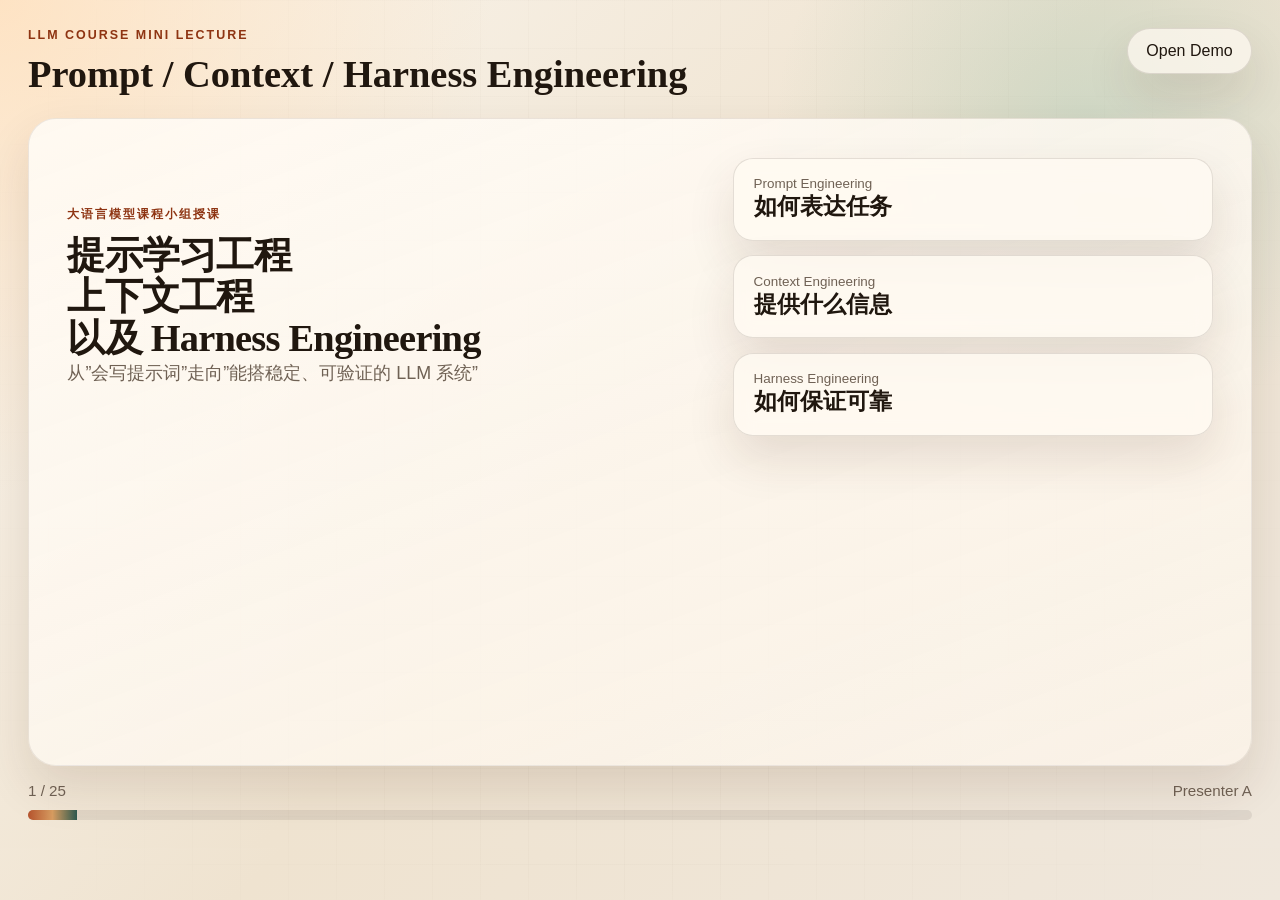
<file: index.html>
<!DOCTYPE html>
<html lang="zh-CN">
  <head>
    <meta charset="UTF-8" />
    <meta name="viewport" content="width=device-width, initial-scale=1.0" />
    <title>Prompt / Context / Harness Engineering</title>
    <link
      rel="icon"
      href="data:image/svg+xml,%3Csvg xmlns='http://www.w3.org/2000/svg' viewBox='0 0 64 64'%3E%3Crect width='64' height='64' rx='12' fill='%23b6542e'/%3E%3Cpath d='M18 24h28v6H18zm0 10h20v6H18zm0 10h14v6H18z' fill='%23fffaf5'/%3E%3C/svg%3E"
    />
    <link rel="stylesheet" href="styles.css" />
  </head>
  <body class="deck-body">
    <div class="deck-shell">
      <header class="deck-topbar">
        <div>
          <p class="eyebrow">LLM Course Mini Lecture</p>
          <h1 id="deck-title">Prompt / Context / Harness Engineering</h1>
        </div>
        <a class="demo-link" href="demo.html">Open Demo</a>
      </header>

      <main class="deck" id="deck">
        <section class="slide is-active" data-title="封面" data-presenter="A">
          <div class="slide-grid slide-grid-cover">
            <div>
              <p class="eyebrow">大语言模型课程小组授课</p>
              <h2>提示学习工程<br />上下文工程<br />以及 Harness Engineering</h2>
              <p class="lead">
                从”会写提示词”走向”能搭稳定、可验证的 LLM 系统”
              </p>
            </div>
            <div class="cover-panel">
              <div class="metric-card">
                <span>Prompt Engineering</span>
                <strong>如何表达任务</strong>
              </div>
              <div class="metric-card">
                <span>Context Engineering</span>
                <strong>提供什么信息</strong>
              </div>
              <div class="metric-card">
                <span>Harness Engineering</span>
                <strong>如何保证可靠</strong>
              </div>
            </div>
          </div>
        </section>

        <section class="slide" data-title="为什么不只讲 Prompt" data-presenter="A">
          <div class="slide-grid">
            <div>
              <p class="eyebrow">Problem Shift</p>
              <h2>真实系统的失败点，往往不在一句提示词里</h2>
            </div>
            <div class="card-stack">
              <article class="content-card">
                <h3>只会“改提示词”不够</h3>
                <ul>
                  <li>回答看似流畅，但不引用课程资料</li>
                  <li>同一问题多次提问，输出风格和质量漂移</li>
                  <li>换一个任务后，之前的调优经验很难复用</li>
                </ul>
              </article>
              <article class="content-card accent-card">
                <h3>工程视角要处理三层问题</h3>
                <ul>
                  <li><strong>Prompt</strong>：怎么说，模型更容易按要求答</li>
                  <li><strong>Context</strong>：给什么信息，模型才有依据</li>
                  <li><strong>Harness</strong>：怎么比较、评测、复现实验</li>
                </ul>
              </article>
            </div>
          </div>
        </section>

        <section class="slide" data-title="节奏与分工" data-presenter="A">
          <p class="eyebrow">Flow</p>
          <h2>课程结构</h2>
          <div class="timeline-grid">
            <article class="timeline-card">
              <span class="badge">A</span>
              <h3>Prompt Engineering</h3>
              <p>定义、基本技巧、正反案例</p>
              <strong>10 min</strong>
            </article>
            <article class="timeline-card">
              <span class="badge">B</span>
              <h3>Context Engineering</h3>
              <p>检索、状态、长上下文、信息编排</p>
              <strong>10 min</strong>
            </article>
            <article class="timeline-card">
              <span class="badge">C</span>
              <h3>Harness Engineering</h3>
              <p>实验面板、回归样例、轻量工作流</p>
              <strong>8 min</strong>
            </article>
            <article class="timeline-card">
              <span class="badge">D</span>
              <h3>Demo + Wrap-up</h3>
              <p>三段穿插演示、整合方法论</p>
              <strong>12 min</strong>
            </article>
          </div>
        </section>

        <section class="slide" data-title="Prompt 是什么" data-presenter="A">
          <div class="slide-grid">
            <div>
              <p class="eyebrow">Section 1</p>
              <h2>Prompt Engineering</h2>
              <p class="lead">
                目标不是”写花哨提示词”，而是<strong>精确描述任务（Specification）</strong>——缩小模型的输出空间，使它只能朝你要的方向走。
              </p>
            </div>
            <div class="card-stack">
              <article class="content-card">
                <h3>同一个任务，两种表述</h3>
                <ul>
                  <li>模糊：”做一个好用的登录页”</li>
                  <li>精确：”做登录页：含邮箱框和密码框，失败三次锁定，成功后跳转 /dashboard”</li>
                </ul>
                <p>给的信息越模糊，模型猜的方向就越多，输出质量的方差就越大。</p>
              </article>
              <article class="content-card accent-card">
                <h3>Golden Rule</h3>
                <p>"Show your prompt to a colleague with minimal context on the task and ask them to follow it. <strong>If they'd be confused, Claude will be too.</strong>"</p>
              </article>
            </div>
          </div>
        </section>

        <section class="slide" data-title="四个设计维度" data-presenter="A">
          <p class="eyebrow">Four Dimensions</p>
          <h2>Prompt 设计的四个核心维度</h2>
          <div class="relationship-grid">
            <article class="content-card">
              <h3>任务说明</h3>
              <p>角色、边界与拒答规则——定义模型"能做什么、不能做什么"。</p>
            </article>
            <article class="content-card accent-card">
              <h3>推理引导</h3>
              <p>让模型把思考过程显式化，避免在多步推导上直接跳步出错。</p>
            </article>
            <article class="content-card">
              <h3>格式控制</h3>
              <p>正向描述输出结构——字段、长度、是否使用 Markdown。</p>
            </article>
            <article class="content-card accent-card">
              <h3>示例设计</h3>
              <p>Zero-shot 到 CoT Few-shot——用示例展示期望行为，而不只是描述。</p>
            </article>
          </div>
        </section>

        <section class="slide" data-title="维度一：任务说明" data-presenter="A">
          <p class="eyebrow">Dimension 1 — Task</p>
          <h2>任务说明：告诉模型做什么、不做什么、边界在哪</h2>
          <div class="card-stack">
            <article class="content-card">
              <h3>角色定义</h3>
              <p>限制语气、视角和知识边界。</p>
              <p><em>✗ "你是一个助手，回答用户的问题"</em></p>
              <p><em>✓ "你是课程助教，面向本科生，不假设研究背景，用类比帮助理解"</em></p>
            </article>
            <article class="content-card">
              <h3>任务边界</h3>
              <p>要做什么，更重要的是<strong>不要做什么</strong>——没有约束，模型会热情地回答一切。</p>
              <p><em>✗ "帮用户解答所有问题"</em></p>
              <p><em>✓ "只回答课程相关问题，其他问题一律说超出范围"</em></p>
            </article>
            <article class="content-card accent-card">
              <h3>拒答规则</h3>
              <p>没有把握时说不确定，比让模型硬答再产生幻觉要好得多。</p>
              <p><em>✗ （不写拒答规则，让模型自由发挥）</em></p>
              <p><em>✓ "资料没有覆盖时，明确说不确定，不要猜测或编造"</em></p>
            </article>
          </div>
        </section>

        <section class="slide" data-title="维度二：推理引导" data-presenter="A">
          <div class="slide-grid">
            <div>
              <p class="eyebrow">Dimension 2 — Reasoning</p>
              <h2>推理引导：给模型一张草稿纸</h2>
              <p class="lead">
                LLM 生成每个词时只能看到已生成的内容。不给它"打草稿"的空间，它会跳步——答案听起来很有信心，但中间推理可能出错。
              </p>
            </div>
            <div class="card-stack">
              <article class="content-card">
                <h3>思维链（Chain of Thought）</h3>
                <p>要求模型"先列步骤再给结论"——强制把中间推理写出来，每一步都可以被后续步骤检验。</p>
              </article>
              <article class="content-card accent-card">
                <h3>对比：加不加推理引导</h3>
                <p><em>✗ "小张比小李大 2 岁，小李比小王小 3 岁，小王 25 岁，小张多大？"</em></p>
                <p><em>✓ "请先逐步写出每人的年龄关系，再给出答案。（同上题）"</em></p>
                <p>加了引导后模型必须写出：小王 25 → 小李 22 → 小张 24，每步可验。</p>
              </article>
            </div>
          </div>
        </section>

        <section class="slide" data-title="维度三：格式控制" data-presenter="A">
          <p class="eyebrow">Dimension 3 — Output</p>
          <h2>格式控制：直接影响工程可用性</h2>
          <div class="two-column">
            <article class="content-card">
              <h3>正向描述格式</h3>
              <p>说你<strong>想要什么</strong>，而不是不想要什么。</p>
              <p><em>✗ "不要用 markdown"</em></p>
              <p><em>✓ "用流畅的自然段落回答"</em></p>
              <p><em>✗ "不要在答案里加解释或注释"</em></p>
              <p><em>✓ "只返回有效 JSON，字段：name、score（0–100 整数）、reason（一句话）"</em></p>
            </article>
            <article class="content-card accent-card">
              <h3>格式描述不清楚时？</h3>
              <p>语言指令有时难以精确传达期望的输出形态。</p>
              <p>还有一种更直接的方式：<strong>直接给模型看一个例子。</strong></p>
              <p>这就是下一个维度——示例设计——要解决的问题。</p>
            </article>
          </div>
        </section>

        <section class="slide" data-title="示例设计" data-presenter="A">
          <p class="eyebrow">Dimension 4 — Demonstration</p>
          <h2>示例设计：用展示代替描述</h2>
          <div class="timeline-grid">
            <article class="timeline-card">
              <h3>Zero-shot</h3>
              <p>只给指令，不给例子。任务边界清晰时优先选它——token 成本最低。</p>
            </article>
            <article class="timeline-card">
              <h3>One-shot</h3>
              <p>一个完整的输入→输出例子，帮模型锚定语气、视角和细粒度格式要求。</p>
            </article>
            <article class="timeline-card">
              <h3>Few-shot</h3>
              <p>2–5 个例子，形成完整模式。适合格式复杂、风格微妙或评判标准难以用语言表达的任务。</p>
            </article>
            <article class="timeline-card">
              <h3>CoT Few-shot</h3>
              <p>例子本身包含推理过程，引导模型在新问题上也显式推理，比单纯说"请一步步思考"更可靠。</p>
            </article>
          </div>
          <div class="footer-note">
            代价：例子越多，上下文越长，token 成本越高。一个质量差的例子比没有例子更糟——会把模型锚定到错误方向。
          </div>
        </section>

        <section class="slide" data-title="Prompt 的边界" data-presenter="A">
          <div class="slide-grid">
            <div>
              <p class="eyebrow">Transition</p>
              <h2>Prompt 写好了，但还不够</h2>
              <p class="lead">
                四个维度解决的都是"怎么说"——它们无法解决"模型根本不知道"的问题。
              </p>
            </div>
            <article class="content-card accent-card">
              <h3>Prompt 解决不了的问题</h3>
              <ul>
                <li>模型只能表达训练时学到的知识</li>
                <li>它不知道你的私有资料和实时数据</li>
                <li>更好的 Prompt 只能让它"更好地不知道"</li>
              </ul>
              <p>把外部知识送进模型，是下一个问题——<strong>Context Engineering</strong>。</p>
            </article>
          </div>
        </section>

        <section class="slide" data-title="上下文工程" data-presenter="B">
          <div style="display: flex; flex-direction: column; justify-content: center; min-height: 100%;">
            <p class="eyebrow">Part 02</p>
            <h2>上下文工程：<br />把正确的知识送给模型</h2>
            <p class="lead" style="margin-top: 1rem">
              Prompt Engineering 规定模型"怎么说"；Context Engineering 决定模型"读到什么信息、按什么顺序读"。
            </p>
            <ul style="margin-top: 1.2rem">
              <li><strong>问题一</strong>：模型凭训练记忆作答，产生幻觉或使用过时数据 → RAG 检索增强</li>
              <li><strong>问题二</strong>：上下文窗口有限，不能把全部资料塞进去 → 分块 + 向量检索</li>
              <li><strong>问题三</strong>：找到了证据，放错位置模型也"看不见" → 重排序 + 关键事实前置</li>
            </ul>
          </div>
        </section>

        <section class="slide" data-title="开卷考试" data-presenter="B">
          <div class="slide-grid">
            <div>
              <p class="eyebrow">Mental Model</p>
              <h2>开卷考试：<br />上下文工程在做什么</h2>
              <p class="lead" style="margin-top: 0.9rem">
                手边一本 1000 页教科书，限时 30 秒，回答一个具体问题——你的第一个动作是什么？
              </p>
              <div class="footer-note" style="margin-top: 1.1rem">
                上下文工程不是让模型"凭空变聪明"，而是让它在回答时手边刚好有最需要的那几页资料。
              </div>
            </div>
            <div class="card-stack">
              <article class="content-card accent-card">
                <h3>你会这样做</h3>
                <ul style="margin-top: 0.5rem">
                  <li>认定几个关键词（提取 query）</li>
                  <li>翻目录定位大概章节（检索）</li>
                  <li>快速扫读定位段落（分块 + 相似度）</li>
                  <li>把最相关的页摊在眼前（放置与排序）</li>
                </ul>
              </article>
              <article class="content-card">
                <h3>对应到 LLM 系统</h3>
                <ul>
                  <li><strong>关键词提取</strong>：用户问题 → 可检索的查询指令</li>
                  <li><strong>向量检索</strong>：在知识库里找最相关段落</li>
                  <li><strong>证据注入</strong>：把最可能有用的内容放进提示词</li>
                </ul>
              </article>
            </div>
          </div>
        </section>

        <section class="slide" data-title="问题一：幻觉与过时" data-presenter="B">
          <div class="slide-grid">
            <div>
              <p class="eyebrow">Problem 01</p>
              <h2>幻觉与过时数据：<br />模型没有依据，就会"自信地编"</h2>
              <p class="lead" style="margin-top: 0.9rem">
                LLM 依赖训练数据中的统计规律填补未知——它不会说"我不确定"，而是生成一个听起来合理、但可能完全错误的答案。
              </p>
              <div class="footer-note" style="margin-top: 0.9rem">
                RAG 改变了模型的信息来源：不再依赖训练记忆，而是先检索证据，再基于证据作答。
              </div>
            </div>
            <div class="card-stack">
              <article class="content-card accent-card">
                <h3>解决方案：RAG（检索增强生成）</h3>
                <ul>
                  <li>拦截用户问题，先送入检索器</li>
                  <li>在知识库中找最相关的若干段文本</li>
                  <li>把文本片段与问题一起组装进提示</li>
                  <li>写入硬约束：<strong>仅根据提供的资料作答</strong></li>
                </ul>
              </article>
              <article class="content-card">
                <h3>最小 RAG 管道</h3>
                <ul>
                  <li><strong>User</strong> → 问题</li>
                  <li><strong>Retriever</strong> → 找证据（Top-K 段落）</li>
                  <li><strong>Prompt Assembler</strong> → 把证据放进上下文</li>
                  <li><strong>LLM</strong> → 基于证据生成答案</li>
                </ul>
              </article>
            </div>
          </div>
        </section>

        <section class="slide" data-title="RAG 示例" data-presenter="B">
          <div class="slide-grid" style="grid-template-columns: 1.2fr 1.3fr;">
            <div>
              <p class="eyebrow">Example</p>
              <h2>同一个问题：<br />无上下文 vs 注入上下文</h2>
              <p class="lead" style="margin-top: 0.9rem">
                模型不靠"自己知道"，而是先"翻到正确页"再回答。
              </p>
            </div>
            <div class="two-column">
              <article class="content-card">
                <h3>无上下文</h3>
                <pre class="result-output" style="min-height: 230px">Q：这门课的小组授课要交什么材料？

A：通常需要提交 PPT 文件、口头汇报录像，以及一份不少于 2000 字的书面报告……

（基于统计的通用答案，非本课程真实要求）</pre>
              </article>
              <article class="content-card accent-card">
                <h3>注入课程资料</h3>
                <pre class="result-output" style="min-height: 230px">[课程大纲片段]
小组授课需提交演示文稿、制作过程与分工情况，无书面报告要求。
指令：仅根据资料作答。

A：根据课程大纲，需提交演示文稿、制作过程和分工情况。</pre>
              </article>
            </div>
          </div>
        </section>

        <section class="slide" data-title="问题二：窗口与成本" data-presenter="B">
          <div class="slide-grid">
            <div>
              <p class="eyebrow">Problem 02</p>
              <h2>窗口有限、成本高：<br />不能把所有资料都塞进去</h2>
              <p class="lead" style="margin-top: 0.9rem">
                三个实际约束：① 窗口有上限　② 输入越长成本越高、延迟越长　③ 噪声过多会稀释有效证据、降低回答质量。
              </p>
            </div>
            <div class="card-stack">
              <article class="content-card accent-card">
                <h3>解决方案：分块 + 向量检索</h3>
                <ul>
                  <li>将文档切分为语义完整的<strong>小段落</strong>（chunks）</li>
                  <li>用嵌入模型把每个 chunk 转成<strong>向量</strong></li>
                  <li>查询时找向量空间中<strong>最接近</strong>的 Top-K chunk</li>
                  <li>只把 Top-K 送进上下文——不搬图书馆，只取几页</li>
                </ul>
              </article>
              <article class="content-card">
                <h3>调参要点</h3>
                <ul>
                  <li><strong>chunk 大小</strong>：太大→浪费窗口；太小→语义断裂</li>
                  <li><strong>Top-K</strong>：太多→稀释注意力；太少→证据不足</li>
                  <li>这些参数需要通过实验找到合适的平衡</li>
                </ul>
              </article>
            </div>
          </div>
        </section>

        <section class="slide" data-title="问题三：迷失在中间" data-presenter="B">
          <div class="slide-grid">
            <div>
              <p class="eyebrow">Problem 03</p>
              <h2>"迷失在中间"：<br />找到了证据，不等于模型看见了</h2>
              <p class="lead" style="margin-top: 0.9rem">
                Stanford Liu et al. (2023) 实验：把正确答案藏在不同位置，正确率呈
                <strong>U 形分布</strong>——开头和结尾最高，中间最低。
              </p>
            </div>
            <div class="card-stack">
              <article class="content-card accent-card">
                <h3>解决方案：重排序 + 关键事实前置</h3>
                <ul>
                  <li>检索后按<strong>相关性重排序</strong>，最重要的 chunk 放首位或末位</li>
                  <li>对关键原文单独提炼成<strong>"关键事实：……"</strong>一行，放在上下文最前面</li>
                  <li>避免把最有价值的证据埋在中间长段落里</li>
                </ul>
              </article>
              <article class="content-card">
                <h3>一句话总结</h3>
                <p class="lead" style="font-size: 1.02rem">
                  “不只是找到什么，更要决定怎么摆——信息的位置决定模型是否真正'看见'它。"
                </p>
              </article>
            </div>
          </div>
        </section>

        <section class="slide" data-title="实践原则" data-presenter="B">
          <div class="slide-grid">
            <div>
              <p class="eyebrow">Principles</p>
              <h2>用好上下文工程<br />的五条原则</h2>
              <p class="lead" style="margin-top: 1rem">
                当你发现模型回答不准确，先别急着改提示词——
              </p>
              <div class="footer-note" style="margin-top: 1rem">
                先问自己：<strong>我有没有把模型需要的那一页资料，真的放到它眼前？</strong>
              </div>
            </div>
            <div class="content-card">
              <ul style="line-height: 2">
                <li><strong>把上下文理解成"证据"</strong>，不是"背景介绍"——每段内容都应和当前问题直接相关</li>
                <li><strong>相关性比完整性重要</strong>——三段高度相关的资料，强过三十段模糊相关</li>
                <li><strong>告诉模型证据边界</strong>——资料没覆盖的地方，明确要求它说"不确定"</li>
                <li><strong>记录你给了模型哪些上下文</strong>——出问题时才能复盘：没检索到、检索错、还是排布出错</li>
                <li><strong>把 Prompt 和 Context 分开设计</strong>——前者决定怎么表达，后者决定凭什么表达</li>
              </ul>
            </div>
          </div>
        </section>

        <section class="slide" data-title="Harness Engineering" data-presenter="C">
          <div class="slide-grid slide-grid-cover">
            <div>
              <p class="eyebrow">Part 03</p>
              <h2>Harness Engineering</h2>
              <p class="lead">
                Prompt 告诉模型怎么想，Context 给它知识——但谁来保证生成的结果是<strong>可靠的</strong>？
              </p>
            </div>
            <div class="cover-panel">
              <div class="metric-card">
                <span>来源</span>
                <strong>OpenAI 2026.02</strong>
              </div>
              <div class="metric-card">
                <span>博客</span>
                <strong>Harness Engineering:<br>Leveraging Codex in an Agent-First World</strong>
              </div>
              <div class="metric-card">
                <span>核心实验</span>
                <strong>Prompts 驱动 LLM 生成百万行代码，人类零手写</strong>
              </div>
            </div>
          </div>
        </section>

        <section class="slide" data-title="为什么需要 Harness" data-presenter="C">
          <div class="slide-grid">
            <div>
              <p class="eyebrow">Motivation</p>
              <h2>LLM 是一台老虎机：<br />Bug 和幻觉是数学必然</h2>
              <p class="lead" style="margin-top: 0.9rem">
                无论多先进的 LLM，都可能调用不存在的函数、生成错误接口。意图正确不等于实现正确——概率性输出必须被确定性工具校验。
              </p>
            </div>
            <div class="card-stack">
              <article class="content-card accent-card">
                <h3>从 Test-Driven 到 Agent-Agent 测试</h3>
                <ul>
                  <li><strong>Test-Driven</strong>：人类写接口 + 单元测试 → AI 填充实现</li>
                  <li>AI 生成速度远超人类编写测试的速度，模式必须演进</li>
                  <li><strong>Agent-Agent</strong>：一个 AI 写代码，另一个 AI 写测试，人类做 Supervisor</li>
                </ul>
              </article>
              <article class="content-card">
                <h3>不变的核心</h3>
                <p>利用<strong>确定性的工程工具</strong>——编译器、测试框架、代码检查——来限制、校验、纠正 AI 概率性的输出。</p>
                <p style="margin-top: 0.5rem">Harness Engineering 将这一理念从测试延拓到<strong>整个开发过程</strong>。</p>
              </article>
            </div>
          </div>
        </section>

        <section class="slide" data-title="Constraints" data-presenter="C">
          <p class="eyebrow">Pillar 1 — Constraints</p>
          <h2>约束：为 Agent 设置边界与不变量</h2>
          <div class="footer-note" style="margin-bottom: 1rem">
            "人类的注意力是最宝贵的资源。" 不要花在具体的单元测试上，而要关注：Agent 的职责、权限、接口与类型系统——boundaries / invariance in the chaos.
          </div>
          <div class="timeline-grid">
            <article class="timeline-card">
              <h3>接口优先设计</h3>
              <p>人类定义空洞的 API 端点、严谨的 Schema 和类型定义。AI 仅在这些坚固的墙壁之间填补逻辑。</p>
            </article>
            <article class="timeline-card">
              <h3>互动与权限</h3>
              <p>写代码的 Agent 和写测试的 Agent 互相不能访问对方文件——防止 AI 走"阻力最小的路径"（如修改测试而非修复代码）。</p>
            </article>
            <article class="timeline-card">
              <h3>渐进式上下文披露</h3>
              <p>每次只向 AI 提供当前微小任务所需的接口、文件摘要和类型定义。过多噪音会干扰推理——少即是多。</p>
            </article>
          </div>
        </section>

        <section class="slide" data-title="Feedback Loop" data-presenter="C">
          <div class="slide-grid">
            <div>
              <p class="eyebrow">Pillar 2 — Feedback Loop</p>
              <h2>反馈循环：<br />自动化的迭代纠错引擎</h2>
              <p class="lead" style="margin-top: 0.9rem">
                仅有约束不够——AI 不能保证一次写出正确实现。系统需要一个闭环来自动检测、反馈、重试。
              </p>
            </div>
            <div class="card-stack">
              <article class="content-card accent-card">
                <h3>闭环流程</h3>
                <ul>
                  <li><strong>生成</strong>：Agent A 生成一段代码</li>
                  <li><strong>沙盒验证</strong>：Harness 自动将代码放入隔离容器，编译并运行测试</li>
                  <li><strong>失败捕获</strong>：收集堆栈跟踪、编译器报错、日志</li>
                  <li><strong>反馈注入</strong>：将确定性错误信息作为下一次输入反馈给 Agent</li>
                  <li><strong>重新生成</strong>：Agent 基于错误信息修复逻辑</li>
                </ul>
                <p style="margin-top: 0.5rem"><strong>生成 → 编译 → 失败 → 错误反馈 → 重新生成</strong>，人类不需要审查中间损坏的代码。</p>
              </article>
              <article class="content-card">
                <h3>致命危险：反复迭代陷阱</h3>
                <p>AI 可能陷入逻辑盲区，每次尝试都让代码更糟。成熟的系统必须：</p>
                <ul>
                  <li>设置<strong>停止阈值</strong>（如连续失败 N 次）</li>
                  <li>清空被污染的上下文缓存</li>
                  <li>回滚到上一个已知完好状态</li>
                  <li>强制换思路重新开始，或引入人类参与</li>
                </ul>
              </article>
            </div>
          </div>
        </section>

        <section class="slide" data-title="Harness 总结" data-presenter="C">
          <div class="slide-grid">
            <div>
              <p class="eyebrow">Conclusion</p>
              <h2>从"我该怎么写代码"到<br />"我该怎么构建 Harness"</h2>
              <p class="lead" style="margin-top: 0.9rem">
                我们正在搭建一座桥梁：一边是 LLM 高效但充满概率的不确定世界，另一边是软件开发对确定性的追求。
              </p>
            </div>
            <div class="card-stack">
              <article class="content-card accent-card">
                <h3>核心思维转变</h3>
                <p class="lead" style="font-size: 1.02rem">
                  对于今天的开发者，真正的问题不再是"我该如何编写这段代码？"而是——<strong>"我该如何构建一个好用的 Harness，以确保 AI 能准确无误地替我写出这段代码？"</strong>
                </p>
              </article>
              <article class="content-card">
                <h3>两大支柱回顾</h3>
                <ul>
                  <li><strong>Constraints</strong>：接口优先、权限隔离、渐进式上下文——为 Agent 划定边界</li>
                  <li><strong>Feedback Loop</strong>：自动化沙盒验证 + 错误反馈注入——让 Agent 自我纠错</li>
                </ul>
                <p style="margin-top: 0.5rem">出现问题的方式是施加新的约束，而不是 "Fine, I will do it myself."</p>
              </article>
            </div>
          </div>
        </section>

        <section class="slide" data-title="三者关系" data-presenter="D">
          <p class="eyebrow">Synthesis</p>
          <h2>一张图看清 Prompt / Context / Harness 的边界</h2>
          <div class="relationship-grid">
            <article class="content-card">
              <h3>Prompt</h3>
              <p>定义单次交互的任务、角色、格式和约束。</p>
            </article>
            <article class="content-card">
              <h3>Context</h3>
              <p>组织进入模型的信息流，包括资料、状态、检索结果和对话历史。</p>
            </article>
            <article class="content-card">
              <h3>Harness</h3>
              <p>为系统提供实验面板、回归样例、模式对比和最小评测。</p>
            </article>
          </div>
          <div class="footer-note">
            关系可以理解为：<strong>Prompt 决定表达，Context 决定依据，Harness 决定迭代方式。</strong>
          </div>
        </section>

        <section class="slide" data-title="Takeaways" data-presenter="D">
          <div class="slide-grid">
            <div>
              <p class="eyebrow">Checklist</p>
              <h2>希望同学带走的 6 条实践原则</h2>
            </div>
            <div class="content-card">
              <ul class="checklist">
                <li>先写清输出结构，再追求文风和润色</li>
                <li>不给依据，就不要期待稳定高质量回答</li>
                <li>上下文越多不一定越好，相关性更重要</li>
                <li>把拒答规则写进去，比让模型硬答更可靠</li>
                <li>重要任务要有固定样例，避免优化后偷偷退化</li>
                <li>先做轻量 harness，再考虑更复杂的 agent 编排</li>
              </ul>
            </div>
          </div>
        </section>

        <section class="slide" data-title="Q&A" data-presenter="D">
          <div class="slide-grid slide-grid-cover">
            <div>
              <p class="eyebrow">Discussion</p>
              <h2>Q&amp;A</h2>
              <p class="lead">
                如果把课程问答助手继续做成产品，下一步通常是：
              </p>
              <ul>
                <li>接入检索和课程资料索引</li>
                <li>对接作业评分 rubric 与引用验证</li>
                <li>让 harness 驱动更完整的 agent workflow</li>
              </ul>
            </div>
            <div class="cover-panel">
              <div class="metric-card">
                <span>Prompt</span>
                <strong>任务表达</strong>
              </div>
              <div class="metric-card">
                <span>Context</span>
                <strong>信息编排</strong>
              </div>
              <div class="metric-card">
                <span>Harness</span>
                <strong>实验系统</strong>
              </div>
            </div>
          </div>
        </section>
      </main>

      <footer class="deck-footer">
        <div class="slide-meta">
          <span id="slide-counter">1 / 25</span>
          <span id="slide-presenter">Presenter A</span>
        </div>
        <div class="progress-track">
          <div class="progress-fill" id="progress-fill"></div>
        </div>
      </footer>
    </div>

    <script src="deck.js"></script>
  </body>
</html>
</file>
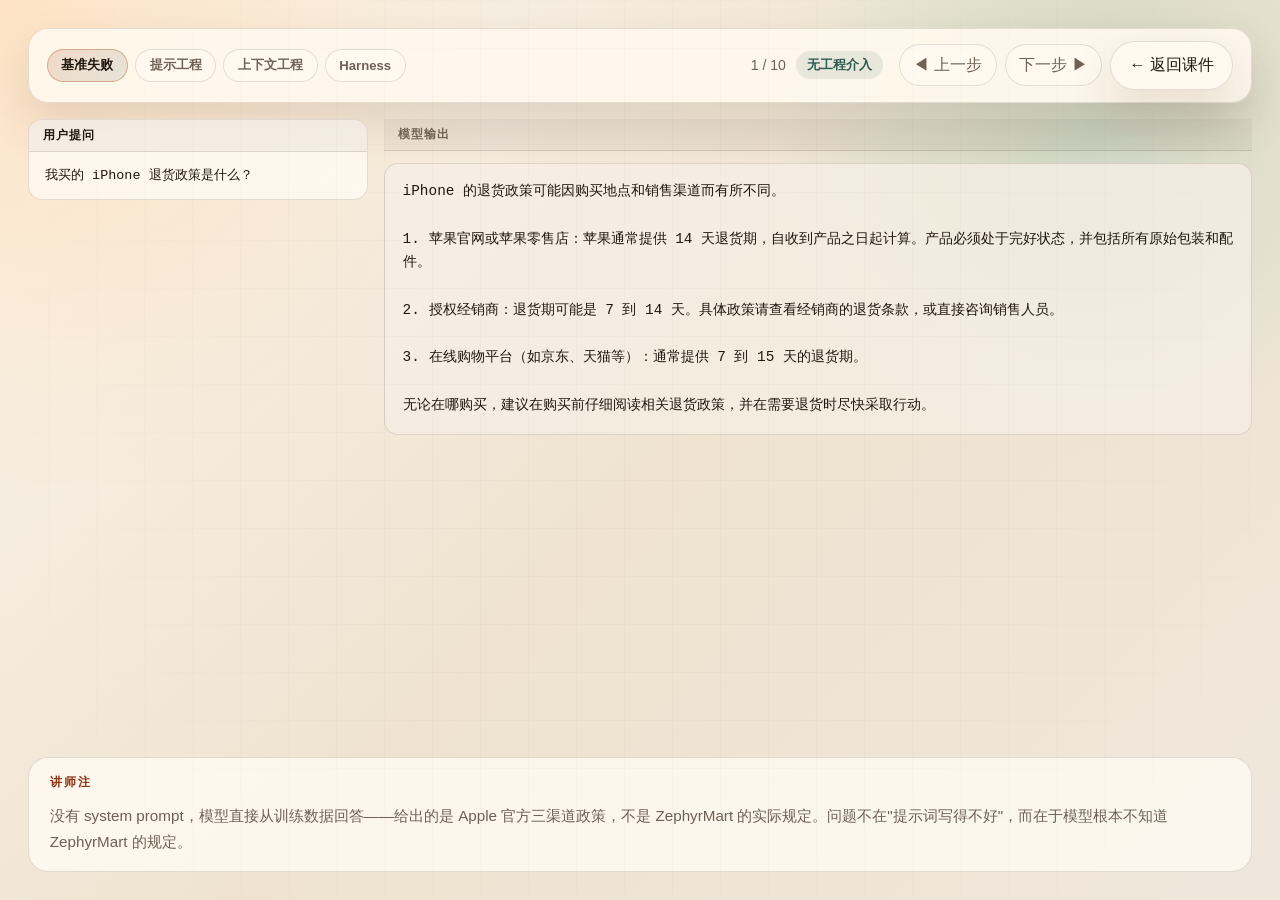
<file: demo.html>
<!DOCTYPE html>
<html lang="zh-CN">
  <head>
    <meta charset="UTF-8" />
    <meta name="viewport" content="width=device-width, initial-scale=1.0" />
    <title>ZephyrMart Demo</title>
    <link
      rel="icon"
      href="data:image/svg+xml,%3Csvg xmlns='http://www.w3.org/2000/svg' viewBox='0 0 64 64'%3E%3Crect width='64' height='64' rx='12' fill='%232d5a4f'/%3E%3Cpath d='M16 18h32v8H16zm0 14h32v8H16zm0 14h22v8H16z' fill='%23fffaf5'/%3E%3C/svg%3E"
    />
    <link rel="stylesheet" href="styles.css" />
  </head>
  <body class="demo-body">
    <div class="stepper-shell">

      <header class="stepper-topbar">
        <nav class="phase-nav" id="phase-nav" aria-label="phases"></nav>
        <div class="step-meta">
          <span class="step-counter" id="step-counter">1 / 10</span>
          <span class="step-title-tag" id="step-title-tag">无工程介入</span>
        </div>
        <div class="topbar-actions">
          <button id="prev-btn" class="ghost-button" disabled aria-label="上一步">◀ 上一步</button>
          <button id="next-btn" class="ghost-button" aria-label="下一步">下一步 ▶</button>
          <a class="demo-link" href="index.html">← 返回课件</a>
        </div>
      </header>

      <main class="stepper-main" id="step-content" aria-live="polite">
        <!-- rendered by demo.js -->
      </main>

      <footer class="stepper-footer">
        <p class="eyebrow">讲师注</p>
        <p class="teacher-note-text" id="teacher-note"></p>
      </footer>

    </div>
    <script src="demo.js"></script>
  </body>
</html>
</file>
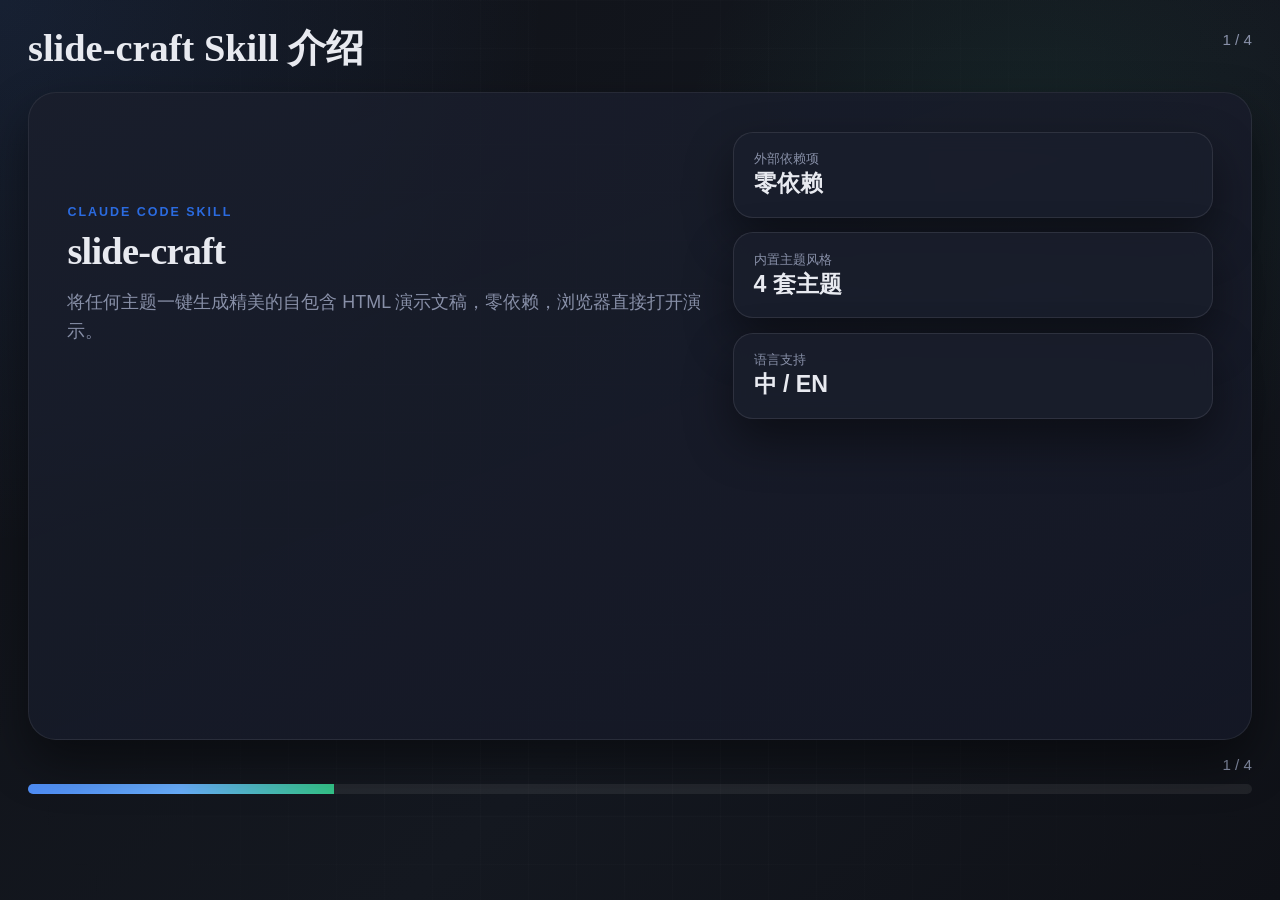
<file: slide-craft-slides.html>
<!DOCTYPE html>
<html lang="zh">
<head>
  <meta charset="UTF-8" />
  <meta name="viewport" content="width=device-width, initial-scale=1.0" />
  <title>slide-craft Skill 介绍</title>
  <style>
    /* ============================================================
       THEME TOKENS — tech
       ============================================================ */
    :root {
      --bg: #0f1117;
      --bg-strong: #1a1d27;
      --surface: rgba(26, 30, 44, 0.88);
      --surface-strong: rgba(30, 35, 52, 0.96);
      --ink: #e8eaf0;
      --muted: #8890a8;
      --accent: #4f8ef7;
      --accent-strong: #2b6be0;
      --forest: #34c78a;
      --line: rgba(232, 234, 240, 0.1);
      --shadow: 0 22px 48px rgba(0, 0, 0, 0.45);
      --radius-xl: 28px;
      --radius-lg: 20px;
      --radius-md: 14px;
      --sans: "Inter", "Segoe UI", "PingFang SC", "Hiragino Sans GB", "Noto Sans CJK SC", sans-serif;
      --serif: "Georgia", "Songti SC", serif;
    }

    /* ============================================================
       Reset & Base
       ============================================================ */
    *, *::before, *::after { box-sizing: border-box; }

    html, body {
      margin: 0;
      min-height: 100%;
      color: var(--ink);
      font-family: var(--sans);
    }

    body::before {
      content: "";
      position: fixed;
      inset: 0;
      pointer-events: none;
      background-image:
        linear-gradient(rgba(232, 234, 240, 0.02) 1px, transparent 1px),
        linear-gradient(90deg, rgba(232, 234, 240, 0.02) 1px, transparent 1px);
      background-size: 48px 48px;
      mask-image: radial-gradient(circle at center, black 40%, transparent 95%);
    }

    h1, h2, h3, p, ul { margin: 0; }
    a { color: inherit; text-decoration: none; }

    /* ============================================================
       Typography utilities
       ============================================================ */
    .eyebrow {
      margin-bottom: 0.75rem;
      color: var(--accent-strong);
      font-size: 0.78rem;
      font-weight: 700;
      letter-spacing: 0.16em;
      text-transform: uppercase;
    }

    .lead {
      color: var(--muted);
      font-size: 1.12rem;
      line-height: 1.6;
    }

    code {
      font-family: "SFMono-Regular", Consolas, "Liberation Mono", monospace;
      font-size: 0.88em;
      background: rgba(79, 142, 247, 0.12);
      color: var(--accent);
      border-radius: 4px;
      padding: 0.1em 0.35em;
    }

    /* ============================================================
       Deck shell
       ============================================================ */
    .deck-body {
      padding: 28px;
    }

    .deck-shell {
      position: relative;
      z-index: 1;
    }

    .deck-topbar {
      display: flex;
      align-items: flex-start;
      justify-content: space-between;
      gap: 1.5rem;
      margin-bottom: 1.5rem;
    }

    .deck-topbar h1 {
      font-size: clamp(2rem, 3vw, 3rem);
      font-family: var(--serif);
      line-height: 1.05;
    }

    .deck {
      position: relative;
      min-height: 72vh;
    }

    /* ============================================================
       Slides
       ============================================================ */
    .slide {
      display: none;
      min-height: 72vh;
      padding: clamp(1.6rem, 3vw, 3rem);
      border: 1px solid rgba(32, 23, 15, 0.08);
      border-radius: var(--radius-xl);
      box-shadow: var(--shadow);
      animation: slide-in 280ms ease;
    }

    .slide.is-active { display: block; }

    .slide h2 {
      font-family: var(--serif);
      font-size: clamp(2rem, 3vw, 3.6rem);
      line-height: 1.08;
      letter-spacing: -0.02em;
    }

    .slide h3 {
      margin-bottom: 0.8rem;
      font-size: 1.12rem;
    }

    .slide ul {
      padding-left: 1.15rem;
      color: var(--muted);
      line-height: 1.7;
    }

    .slide strong { color: var(--ink); }

    /* ============================================================
       Layout grids
       ============================================================ */
    .slide-grid,
    .two-column,
    .timeline-grid,
    .relationship-grid {
      display: grid;
      gap: 1.1rem;
    }

    .slide-grid {
      grid-template-columns: 1.2fr 0.9fr;
      align-items: center;
      min-height: 100%;
    }

    .slide-grid-cover {
      grid-template-columns: 1.15fr 0.85fr;
    }

    .slide-cover-center {
      display: flex;
      flex-direction: column;
      justify-content: center;
      min-height: 100%;
      max-width: 640px;
    }

    .slide-cover-center h2 {
      margin-top: 0.6rem;
      margin-bottom: 1rem;
    }

    .two-column {
      grid-template-columns: repeat(2, minmax(0, 1fr));
      align-items: stretch;
    }

    .card-stack {
      display: grid;
      gap: 1rem;
    }

    .timeline-grid {
      grid-template-columns: repeat(4, minmax(0, 1fr));
      margin-top: 1.2rem;
    }

    .relationship-grid {
      grid-template-columns: repeat(2, minmax(0, 1fr));
      margin-top: 1.4rem;
    }

    .cover-panel {
      display: grid;
      gap: 0.9rem;
    }

    /* ============================================================
       Cards
       ============================================================ */
    .content-card,
    .timeline-card,
    .metric-card {
      border: 1px solid var(--line);
      border-radius: var(--radius-lg);
      background: var(--surface);
      box-shadow: var(--shadow);
      backdrop-filter: blur(10px);
    }

    .content-card,
    .timeline-card {
      padding: 1.25rem;
    }

    .metric-card {
      padding: 1.1rem 1.2rem;
    }

    .metric-card span {
      display: block;
      color: var(--muted);
      font-size: 0.84rem;
    }

    .metric-card strong {
      font-size: 1.45rem;
    }

    .accent-card,
    .highlight-card {
      background: linear-gradient(180deg, rgba(79, 142, 247, 0.1), rgba(26, 30, 44, 0.92));
      border-color: rgba(79, 142, 247, 0.25);
    }

    .timeline-card strong {
      display: inline-block;
      margin-top: 0.9rem;
    }

    /* ============================================================
       Badge, checklist, footer note
       ============================================================ */
    .badge {
      display: inline-flex;
      align-items: center;
      justify-content: center;
      width: 38px;
      height: 38px;
      margin-bottom: 1rem;
      border-radius: 999px;
      background: rgba(79, 142, 247, 0.15);
      color: var(--accent);
      font-weight: 700;
    }

    .footer-note {
      margin-top: 1.1rem;
      color: var(--muted);
      font-size: 1.02rem;
    }

    .checklist {
      list-style: none;
      padding: 0;
    }

    .checklist li {
      position: relative;
      padding-left: 1.5rem;
      color: var(--muted);
      line-height: 1.8;
    }

    .checklist li::before {
      content: "";
      position: absolute;
      left: 0;
      top: 0.66rem;
      width: 9px;
      height: 9px;
      border-radius: 999px;
      background: linear-gradient(135deg, var(--accent), #6ab0ff);
    }

    /* ============================================================
       Progress bar
       ============================================================ */
    .deck-footer {
      margin-top: 1rem;
    }

    .slide-meta {
      display: flex;
      justify-content: space-between;
      margin-bottom: 0.65rem;
      color: var(--muted);
      font-size: 0.95rem;
    }

    .progress-track {
      height: 10px;
      border-radius: 999px;
      background: rgba(232, 234, 240, 0.08);
      overflow: hidden;
    }

    .progress-fill {
      height: 100%;
      width: 0;
      transition: width 220ms ease;
    }

    /* ============================================================
       Animation
       ============================================================ */
    @keyframes slide-in {
      from { opacity: 0; transform: translateY(12px); }
      to   { opacity: 1; transform: translateY(0); }
    }

    /* ============================================================
       Responsive
       ============================================================ */
    @media (max-width: 1100px) {
      .slide-grid,
      .slide-grid-cover,
      .two-column,
      .timeline-grid,
      .relationship-grid {
        grid-template-columns: 1fr;
      }

      .deck-body { padding: 18px; }
    }

    @media (max-width: 760px) {
      .deck-topbar {
        flex-direction: column;
        align-items: flex-start;
      }

      .slide {
        min-height: 68vh;
        padding: 1.25rem;
      }

      .slide h2 {
        font-size: clamp(1.75rem, 9vw, 2.45rem);
      }
    }

    /* ============================================================
       tech theme: body / slide / progress overrides
       ============================================================ */
    body {
      background:
        radial-gradient(circle at top left, rgba(79, 142, 247, 0.12), transparent 35%),
        radial-gradient(circle at 80% 20%, rgba(52, 199, 138, 0.08), transparent 28%),
        linear-gradient(135deg, #0f1117 0%, #141820 60%, #0f1117 100%);
    }

    .slide {
      background: linear-gradient(160deg, rgba(26, 30, 44, 0.92), rgba(20, 24, 38, 0.88));
      border-color: rgba(232, 234, 240, 0.08);
    }

    .progress-fill {
      background: linear-gradient(90deg, var(--accent), #6ab0ff, var(--forest));
    }
  </style>
</head>
<body>
  <div class="deck-body">
    <div class="deck-shell">

      <!-- Top bar: title + slide counter -->
      <header class="deck-topbar">
        <h1>slide-craft Skill 介绍</h1>
        <div style="text-align:right;flex-shrink:0">
          <div id="slide-presenter" style="font-size:0.9rem;color:var(--muted);margin-bottom:0.2rem"></div>
          <div id="slide-counter" style="font-size:0.95rem;color:var(--muted)">1 / 1</div>
        </div>
      </header>

      <!-- Slide deck -->
      <main class="deck">

        <!-- Slide 1: Cover -->
        <section class="slide is-active" data-title="slide-craft — HTML 幻灯片生成器">
          <div class="slide-grid slide-grid-cover">
            <div>
              <p class="eyebrow">Claude Code Skill</p>
              <h2>slide-craft</h2>
              <p class="lead" style="margin-top:1rem">将任何主题一键生成精美的自包含 HTML 演示文稿，零依赖，浏览器直接打开演示。</p>
            </div>
            <div class="cover-panel">
              <div class="metric-card content-card">
                <span>外部依赖项</span>
                <strong>零依赖</strong>
              </div>
              <div class="metric-card content-card">
                <span>内置主题风格</span>
                <strong>4 套主题</strong>
              </div>
              <div class="metric-card content-card">
                <span>语言支持</span>
                <strong>中 / EN</strong>
              </div>
            </div>
          </div>
          <!-- SPEAKER NOTES: 介绍 slide-craft 的定位——它是一个 Claude Code skill，用户只需描述主题，AI 就能生成完整的演示文稿 HTML 文件。 -->
        </section>

        <!-- Slide 2: timeline-grid 3×2 -->
        <section class="slide" data-title="六步工作流">
          <p class="eyebrow">工作流程</p>
          <h2>六步工作流</h2>
          <div class="timeline-grid" style="grid-template-columns:repeat(3,minmax(0,1fr));margin-top:1rem">
            <div class="timeline-card content-card">
              <div class="badge">①</div>
              <strong>Gather</strong>
              <p>从用户消息提取主题、页数、主题风格等参数，缺省时使用默认值。</p>
            </div>
            <div class="timeline-card content-card">
              <div class="badge">②</div>
              <strong>Draft Plan</strong>
              <p>生成结构化计划文件（.md），每页含布局类型、关键信息与演讲注释。</p>
            </div>
            <div class="timeline-card content-card">
              <div class="badge">③</div>
              <strong>Confirm</strong>
              <p>暂停等待用户确认，支持修改后重新确认。未经确认不生成 HTML。</p>
            </div>
            <div class="timeline-card content-card">
              <div class="badge">④</div>
              <strong>Select Theme</strong>
              <p>读取 design_tokens.md，选定匹配主题的 CSS 变量集合备用。</p>
            </div>
            <div class="timeline-card content-card">
              <div class="badge">⑤</div>
              <strong>Generate</strong>
              <p>读取 base_template + layouts + design_guidelines，逐页构建 HTML。</p>
            </div>
            <div class="timeline-card content-card accent-card">
              <div class="badge">⑥</div>
              <strong>Deliver</strong>
              <p>写入 &lt;topic-slug&gt;-slides.html，单文件自包含，浏览器直接打开。</p>
            </div>
          </div>
          <!-- SPEAKER NOTES: 重点强调 Phase 3 的"先确认再生成"机制，避免大模型直接输出用户不满意的内容。 -->
        </section>

        <!-- Slide 3: two-column -->
        <section class="slide" data-title="7 种布局 × 4 套主题">
          <p class="eyebrow">设计系统</p>
          <h2>7 种布局 × 4 套主题</h2>
          <div class="two-column" style="margin-top:1.2rem">
            <div class="content-card">
              <h3>布局库</h3>
              <ul class="checklist" style="margin-top:0.6rem">
                <li>slide-grid-cover — 封面标题页</li>
                <li>card-stack — 并列要点卡片</li>
                <li>timeline-grid — 流程 / 步骤</li>
                <li>relationship-grid — 2×2 矩阵</li>
                <li>two-column — 对比分析</li>
                <li>slide-cover-center — 章节过渡</li>
                <li>slide-grid — 文字 + 支撑卡片</li>
              </ul>
            </div>
            <div class="content-card accent-card">
              <h3>主题系统</h3>
              <ul class="checklist" style="margin-top:0.6rem">
                <li><strong>warm</strong> — 人文暖色，学术风格</li>
                <li><strong>tech</strong> — 深色科技，开发者风格</li>
                <li><strong>minimal</strong> — 商务简洁，纯白底色</li>
                <li><strong>forest</strong> — 自然森林，深绿基调</li>
              </ul>
            </div>
          </div>
          <!-- SPEAKER NOTES: 演示不同布局和主题的视觉效果对比，说明如何通过 --theme 参数切换。 -->
        </section>

        <!-- Slide 4: slide-cover-center -->
        <section class="slide" data-title="立即开始使用">
          <div class="slide-cover-center">
            <p class="eyebrow">快速上手</p>
            <h2>立即开始使用</h2>
            <p class="lead">安装 plugin 后，在 Claude Code 中输入 <code>/slide-craft</code> 命令即可启动。</p>
            <ul class="checklist" style="margin-top:1.4rem">
              <li>将 skill 文件放入 <code>~/.claude/plugins/slide-craft/skills/slide-craft/</code></li>
              <li>调用：<code>/slide-craft [主题] [--pages N] [--theme warm|tech|minimal|forest]</code></li>
              <li>输出：当前目录下的 <code>&lt;topic-slug&gt;-slides.html</code>，浏览器直接打开演示</li>
            </ul>
          </div>
          <!-- SPEAKER NOTES: 结尾鼓励用户动手尝试，强调零依赖的便捷性。 -->
        </section>

      </main>

      <!-- Progress bar -->
      <footer class="deck-footer">
        <div class="slide-meta">
          <span></span>
          <span id="slide-counter-footer"></span>
        </div>
        <div class="progress-track">
          <div class="progress-fill" id="progress-fill"></div>
        </div>
      </footer>

    </div>
  </div>

  <script>
    (function () {
      const slides = Array.from(document.querySelectorAll(".slide"));
      const counter = document.getElementById("slide-counter");
      const counterFooter = document.getElementById("slide-counter-footer");
      const presenter = document.getElementById("slide-presenter");
      const progressFill = document.getElementById("progress-fill");
      let currentIndex = 0;

      function renderSlide(index) {
        currentIndex = Math.max(0, Math.min(index, slides.length - 1));
        slides.forEach(function (slide, i) {
          slide.classList.toggle("is-active", i === currentIndex);
        });
        var active = slides[currentIndex];
        var presenterLabel = active.dataset.presenter || "";
        var title = active.dataset.title || document.title;
        var progress = ((currentIndex + 1) / slides.length) * 100;
        document.title = title;
        var pos = (currentIndex + 1) + " / " + slides.length;
        counter.textContent = pos;
        if (counterFooter) counterFooter.textContent = pos;
        presenter.textContent = presenterLabel ? "Presenter " + presenterLabel : "";
        progressFill.style.width = progress + "%";
        window.location.hash = "slide-" + (currentIndex + 1);
      }

      function goNext() { renderSlide(currentIndex + 1); }
      function goPrev() { renderSlide(currentIndex - 1); }

      document.addEventListener("keydown", function (e) {
        if (["ArrowRight", "PageDown", " "].includes(e.key)) { e.preventDefault(); goNext(); }
        if (["ArrowLeft", "PageUp"].includes(e.key)) { e.preventDefault(); goPrev(); }
        if (e.key === "Home") renderSlide(0);
        if (e.key === "End") renderSlide(slides.length - 1);
      });

      window.addEventListener("click", function (e) {
        if (e.target.closest("a, button")) return;
        goNext();
      });

      (function initFromHash() {
        var match = window.location.hash.match(/slide-(\d+)/);
        renderSlide(match ? Number(match[1]) - 1 : 0);
      }());
    }());
  </script>
</body>
</html>
</file>
<file: styles.css>
:root {
  --bg: #f4efe5;
  --bg-strong: #e5d6bf;
  --surface: rgba(255, 250, 242, 0.82);
  --surface-strong: rgba(255, 248, 236, 0.94);
  --ink: #20170f;
  --muted: #6f6154;
  --accent: #b6542e;
  --accent-strong: #8e3412;
  --forest: #2d5a4f;
  --line: rgba(32, 23, 15, 0.12);
  --shadow: 0 22px 48px rgba(65, 36, 15, 0.12);
  --radius-xl: 28px;
  --radius-lg: 20px;
  --radius-md: 14px;
  --sans: "Avenir Next", "Segoe UI", "PingFang SC", "Hiragino Sans GB",
    "Noto Sans CJK SC", sans-serif;
  --serif: "Iowan Old Style", "Palatino Linotype", "Songti SC", serif;
}

* {
  box-sizing: border-box;
}

html,
body {
  margin: 0;
  min-height: 100%;
  color: var(--ink);
  background:
    radial-gradient(circle at top left, rgba(255, 219, 178, 0.7), transparent 32%),
    radial-gradient(circle at 85% 15%, rgba(111, 179, 158, 0.25), transparent 24%),
    linear-gradient(135deg, #fbf6ee 0%, #efe3d0 52%, #efe7dc 100%);
  font-family: var(--sans);
}

body::before {
  content: "";
  position: fixed;
  inset: 0;
  pointer-events: none;
  background-image:
    linear-gradient(rgba(32, 23, 15, 0.02) 1px, transparent 1px),
    linear-gradient(90deg, rgba(32, 23, 15, 0.02) 1px, transparent 1px);
  background-size: 48px 48px;
  mask-image: radial-gradient(circle at center, black 40%, transparent 95%);
}

h1,
h2,
h3,
p,
ul {
  margin: 0;
}

a {
  color: inherit;
  text-decoration: none;
}

button,
textarea {
  font: inherit;
}

.eyebrow {
  margin-bottom: 0.75rem;
  color: var(--accent-strong);
  font-size: 0.78rem;
  font-weight: 700;
  letter-spacing: 0.16em;
  text-transform: uppercase;
}

.lead {
  color: var(--muted);
  font-size: 1.12rem;
  line-height: 1.6;
}

.demo-link,
.ghost-button,
.mode-button,
.preset-button,
.primary-action {
  border: 1px solid transparent;
  border-radius: 999px;
  cursor: pointer;
  transition:
    transform 180ms ease,
    border-color 180ms ease,
    background 180ms ease,
    color 180ms ease,
    box-shadow 180ms ease;
}

.demo-link,
.ghost-button {
  background: rgba(255, 250, 242, 0.72);
  border-color: var(--line);
}

.demo-link:hover,
.ghost-button:hover,
.mode-button:hover,
.preset-button:hover,
.primary-action:hover {
  transform: translateY(-1px);
}

.deck-body,
.demo-body {
  padding: 28px;
}

.deck-shell,
.demo-shell {
  position: relative;
  z-index: 1;
}

.deck-topbar,
.demo-header {
  display: flex;
  align-items: flex-start;
  justify-content: space-between;
  gap: 1.5rem;
  margin-bottom: 1.5rem;
}

.deck-topbar h1,
.demo-header h1 {
  font-size: clamp(2rem, 3vw, 3rem);
  font-family: var(--serif);
  line-height: 1.05;
}

.demo-link {
  padding: 0.8rem 1.15rem;
  box-shadow: var(--shadow);
}

.deck {
  position: relative;
  min-height: 72vh;
}

.slide {
  display: none;
  min-height: 72vh;
  padding: clamp(1.6rem, 3vw, 3rem);
  border: 1px solid rgba(32, 23, 15, 0.08);
  border-radius: var(--radius-xl);
  background: linear-gradient(160deg, rgba(255, 251, 245, 0.9), rgba(252, 244, 233, 0.8));
  box-shadow: var(--shadow);
  animation: slide-in 280ms ease;
}

.slide.is-active {
  display: block;
}

.slide h2 {
  font-family: var(--serif);
  font-size: clamp(2rem, 3vw, 3.6rem);
  line-height: 1.08;
  letter-spacing: -0.02em;
}

.slide h3 {
  margin-bottom: 0.8rem;
  font-size: 1.12rem;
}

.slide ul {
  padding-left: 1.15rem;
  color: var(--muted);
  line-height: 1.7;
}

.slide strong {
  color: var(--ink);
}

.slide-grid,
.two-column,
.comparison-grid,
.insight-grid,
.timeline-grid,
.relationship-grid {
  display: grid;
  gap: 1.1rem;
}

.slide-grid {
  grid-template-columns: 1.2fr 0.9fr;
  align-items: center;
  min-height: 100%;
}

.slide-grid-cover {
  grid-template-columns: 1.15fr 0.85fr;
}

.slide-cover-center {
  display: flex;
  flex-direction: column;
  justify-content: center;
  min-height: 100%;
  max-width: 640px;
}

.slide-cover-center h2 {
  margin-top: 0.6rem;
  margin-bottom: 1rem;
}

.two-column {
  grid-template-columns: repeat(2, minmax(0, 1fr));
  align-items: stretch;
}

.card-stack {
  display: grid;
  gap: 1rem;
}

.content-card,
.timeline-card,
.metric-card,
.prompt-card,
.status-chip,
.result-card,
.insight-card,
.panel-block {
  border: 1px solid var(--line);
  border-radius: var(--radius-lg);
  background: var(--surface);
  box-shadow: var(--shadow);
  backdrop-filter: blur(10px);
}

.content-card,
.timeline-card,
.prompt-card,
.result-card,
.insight-card,
.panel-block {
  padding: 1.25rem;
}

.accent-card,
.highlight-card {
  background: linear-gradient(180deg, rgba(182, 84, 46, 0.08), rgba(255, 248, 236, 0.92));
}

.cover-panel,
.prompt-grid,
.mode-grid,
.preset-buttons,
.context-list {
  display: grid;
  gap: 0.9rem;
}

.metric-card {
  padding: 1.1rem 1.2rem;
}

.metric-card span,
.status-chip span {
  display: block;
  color: var(--muted);
  font-size: 0.84rem;
}

.metric-card strong,
.status-chip strong {
  font-size: 1.45rem;
}

.timeline-grid {
  grid-template-columns: repeat(4, minmax(0, 1fr));
  margin-top: 1.2rem;
}

.timeline-card strong {
  display: inline-block;
  margin-top: 0.9rem;
}

.badge {
  display: inline-flex;
  align-items: center;
  justify-content: center;
  width: 38px;
  height: 38px;
  margin-bottom: 1rem;
  border-radius: 999px;
  background: rgba(182, 84, 46, 0.12);
  color: var(--accent-strong);
  font-weight: 700;
}

.footer-note {
  margin-top: 1.1rem;
  color: var(--muted);
  font-size: 1.02rem;
}

.prompt-grid,
.relationship-grid {
  grid-template-columns: repeat(2, minmax(0, 1fr));
  margin-top: 1.4rem;
}

.prompt-card span {
  display: inline-flex;
  align-items: center;
  justify-content: center;
  width: 32px;
  height: 32px;
  margin-bottom: 0.8rem;
  border-radius: 10px;
  background: rgba(45, 90, 79, 0.14);
  color: var(--forest);
  font-weight: 700;
}

.demo-callout {
  display: grid;
  grid-template-columns: 1.05fr 0.95fr;
  gap: 1.2rem;
  min-height: 100%;
  align-items: center;
}

.checklist {
  list-style: none;
  padding: 0;
}

.checklist li {
  position: relative;
  padding-left: 1.5rem;
  color: var(--muted);
  line-height: 1.8;
}

.checklist li::before {
  content: "";
  position: absolute;
  left: 0;
  top: 0.66rem;
  width: 9px;
  height: 9px;
  border-radius: 999px;
  background: linear-gradient(135deg, var(--accent), #db8f69);
}

.deck-footer {
  margin-top: 1rem;
}

.slide-meta {
  display: flex;
  justify-content: space-between;
  margin-bottom: 0.65rem;
  color: var(--muted);
  font-size: 0.95rem;
}

.progress-track {
  height: 10px;
  border-radius: 999px;
  background: rgba(32, 23, 15, 0.08);
  overflow: hidden;
}

.progress-fill {
  height: 100%;
  width: 0;
  background: linear-gradient(90deg, var(--accent), #d89d61, var(--forest));
  transition: width 220ms ease;
}

.demo-layout {
  display: grid;
  grid-template-columns: 360px 1fr;
  gap: 1.2rem;
}

.control-panel {
  display: grid;
  gap: 1rem;
}

.panel-title-row,
.result-head,
.meta-row,
.status-bar {
  display: flex;
  align-items: center;
  justify-content: space-between;
  gap: 0.75rem;
}

.panel-title-row h2,
.result-head h2,
.insight-card h2 {
  font-size: 1.15rem;
  font-family: var(--serif);
}

.panel-note,
.meta-row,
.hint,
#script-note {
  color: var(--muted);
  line-height: 1.6;
}

textarea {
  width: 100%;
  padding: 0.95rem 1rem;
  border: 1px solid rgba(32, 23, 15, 0.12);
  border-radius: 16px;
  background: rgba(255, 250, 244, 0.72);
  color: var(--ink);
  resize: vertical;
}

.preset-buttons {
  grid-template-columns: repeat(3, minmax(0, 1fr));
}

.preset-button,
.mode-button {
  padding: 0.85rem 0.95rem;
  background: rgba(255, 250, 242, 0.65);
  border-color: rgba(32, 23, 15, 0.1);
  color: var(--muted);
}

.preset-button.is-active,
.mode-button.is-active {
  background: linear-gradient(135deg, rgba(182, 84, 46, 0.14), rgba(45, 90, 79, 0.1));
  border-color: rgba(182, 84, 46, 0.35);
  color: var(--ink);
}

.context-list {
  max-height: 280px;
  overflow: auto;
}

.context-item {
  padding: 0.9rem 1rem;
  border: 1px solid rgba(32, 23, 15, 0.08);
  border-radius: 16px;
  background: rgba(255, 250, 244, 0.7);
}

.context-item label {
  display: block;
  cursor: pointer;
}

.context-item strong {
  display: block;
  margin-bottom: 0.35rem;
}

.context-item p {
  color: var(--muted);
  font-size: 0.94rem;
  line-height: 1.55;
}

.output-panel {
  display: grid;
  gap: 1rem;
}

.status-bar {
  display: grid;
  grid-template-columns: repeat(3, minmax(0, 1fr));
}

.status-chip {
  padding: 0.95rem 1rem;
}

.comparison-grid {
  grid-template-columns: repeat(2, minmax(0, 1fr));
}

.latency-pill {
  padding: 0.5rem 0.8rem;
  border-radius: 999px;
  background: rgba(32, 23, 15, 0.06);
  color: var(--muted);
  font-size: 0.9rem;
}

.result-output {
  min-height: 360px;
  margin-top: 1rem;
  padding: 1rem;
  border-radius: 16px;
  background: rgba(246, 239, 228, 0.78);
  color: var(--ink);
  white-space: pre-wrap;
  font-family: "SFMono-Regular", Consolas, "Liberation Mono", monospace;
  line-height: 1.62;
}

.insight-grid {
  grid-template-columns: repeat(2, minmax(0, 1fr));
}

.primary-action {
  width: 100%;
  padding: 1rem 1.2rem;
  background: linear-gradient(135deg, var(--accent), var(--accent-strong));
  color: #fffaf5;
  box-shadow: var(--shadow);
}

.ghost-button {
  padding: 0.6rem 0.85rem;
  color: var(--muted);
}

@keyframes slide-in {
  from {
    opacity: 0;
    transform: translateY(12px);
  }

  to {
    opacity: 1;
    transform: translateY(0);
  }
}

@media (max-width: 1100px) {
  .slide-grid,
  .slide-grid-cover,
  .two-column,
  .demo-callout,
  .demo-layout,
  .comparison-grid,
  .insight-grid,
  .timeline-grid,
  .relationship-grid,
  .prompt-grid,
  .status-bar {
    grid-template-columns: 1fr;
  }

  .deck-body,
  .demo-body {
    padding: 18px;
  }
}

/* ============================================================
   Stepper Demo
   ============================================================ */

.stepper-shell {
  display: grid;
  grid-template-rows: auto 1fr auto;
  min-height: calc(100vh - 56px);
  gap: 1rem;
}

.stepper-topbar {
  display: flex;
  align-items: center;
  gap: 1rem;
  flex-wrap: wrap;
  padding: 0.75rem 1.1rem;
  border: 1px solid var(--line);
  border-radius: var(--radius-lg);
  background: var(--surface-strong);
  box-shadow: var(--shadow);
}

.phase-nav {
  display: flex;
  gap: 0.45rem;
  flex-wrap: wrap;
}

.phase-badge {
  padding: 0.42rem 0.85rem;
  border: 1px solid var(--line);
  border-radius: 999px;
  background: rgba(255, 250, 242, 0.65);
  color: var(--muted);
  font-size: 0.82rem;
  font-weight: 600;
  cursor: pointer;
  transition: background 160ms, color 160ms, border-color 160ms;
}

.phase-badge.is-active {
  background: linear-gradient(135deg, rgba(182, 84, 46, 0.18), rgba(45, 90, 79, 0.12));
  border-color: rgba(182, 84, 46, 0.4);
  color: var(--ink);
}

.step-meta {
  display: flex;
  align-items: center;
  gap: 0.6rem;
  margin-left: auto;
}

.step-counter {
  color: var(--muted);
  font-size: 0.88rem;
}

.step-title-tag {
  padding: 0.32rem 0.7rem;
  border-radius: 999px;
  background: rgba(45, 90, 79, 0.1);
  color: var(--forest);
  font-size: 0.84rem;
  font-weight: 600;
}

.topbar-actions {
  display: flex;
  align-items: center;
  gap: 0.5rem;
}

/* ── Shared layout ── */
.step-layout {
  display: grid;
  grid-template-columns: 340px 1fr;
  gap: 1rem;
  align-items: start;
}

.step-input-panel,
.step-output-panel {
  display: flex;
  flex-direction: column;
  gap: 0.75rem;
}

.input-block {
  border: 1px solid var(--line);
  border-radius: var(--radius-md);
  background: var(--surface);
  overflow: hidden;
}

.input-block--secondary {
  margin-top: 0.75rem;
}

.input-block-label {
  padding: 0.45rem 0.85rem;
  background: rgba(32, 23, 15, 0.04);
  border-bottom: 1px solid var(--line);
  color: var(--muted);
  font-size: 0.78rem;
  font-weight: 700;
  letter-spacing: 0.1em;
  text-transform: uppercase;
}

.input-block-pre {
  margin: 0;
  padding: 0.8rem 1rem;
  white-space: pre-wrap;
  font-family: "SFMono-Regular", Consolas, "Liberation Mono", monospace;
  font-size: 0.84rem;
  line-height: 1.6;
  color: var(--ink);
}

.block-system .input-block-label  { color: var(--accent-strong); }
.block-context .input-block-label { color: var(--forest); }
.block-question .input-block-label { color: var(--ink); }

.output-pre {
  flex: 1;
  margin: 0;
  padding: 1rem 1.1rem;
  border: 1px solid var(--line);
  border-radius: var(--radius-md);
  background: rgba(246, 239, 228, 0.78);
  white-space: pre-wrap;
  font-family: "SFMono-Regular", Consolas, "Liberation Mono", monospace;
  font-size: 0.9rem;
  line-height: 1.65;
  color: var(--ink);
  min-height: 120px;
}

/* ── New-item callout ── */
.new-item-callout {
  display: flex;
  gap: 0.6rem;
  align-items: flex-start;
  padding: 0.75rem 0.9rem;
  border: 1px solid rgba(182, 84, 46, 0.35);
  border-radius: var(--radius-md);
  background: linear-gradient(135deg, rgba(182, 84, 46, 0.07), rgba(255, 248, 236, 0.88));
}

.new-item-badge {
  flex-shrink: 0;
  padding: 0.18rem 0.55rem;
  border-radius: 999px;
  background: var(--accent);
  color: #fff;
  font-size: 0.72rem;
  font-weight: 700;
  letter-spacing: 0.08em;
  text-transform: uppercase;
}

.new-item-pre {
  margin: 0;
  white-space: pre-wrap;
  font-family: "SFMono-Regular", Consolas, "Liberation Mono", monospace;
  font-size: 0.84rem;
  line-height: 1.55;
  color: var(--accent-strong);
}

/* ── Compare ── */
.compare-grid {
  display: grid;
  grid-template-columns: 1fr 1fr;
  gap: 0.75rem;
  align-items: start;
}

.compare-col {
  display: flex;
  flex-direction: column;
  gap: 0.4rem;
}

.compare-label {
  font-size: 0.82rem;
  font-weight: 700;
  color: var(--muted);
  letter-spacing: 0.08em;
  text-transform: uppercase;
  margin: 0;
}

.compare-col--bad  .output-pre { border-color: rgba(182, 84, 46, 0.3); }
.compare-col--good .output-pre {
  border-color: rgba(45, 90, 79, 0.4);
  background: rgba(45, 90, 79, 0.06);
}
.compare-col--bad  .compare-label { color: var(--accent); }
.compare-col--good .compare-label { color: var(--forest); }

/* ── Concept ── */
.concept-layout {
  display: grid;
  grid-template-columns: 1fr 260px;
  gap: 1rem;
  align-items: start;
}

.concept-block {
  padding: 1.4rem 1.6rem;
  border: 1px solid var(--line);
  border-radius: var(--radius-lg);
  background: var(--surface);
}

.concept-title {
  font-family: var(--serif);
  font-size: 1.6rem;
  margin: 0.5rem 0 1rem;
  line-height: 1.2;
}

.concept-body {
  margin: 0;
  white-space: pre-wrap;
  font-family: var(--sans);
  font-size: 0.96rem;
  line-height: 1.75;
  color: var(--ink);
}

.concept-ref {
  margin-top: 1.1rem;
  color: var(--muted);
  font-size: 0.84rem;
}

.concept-diagram {
  padding: 1.2rem;
  border: 1px solid var(--line);
  border-radius: var(--radius-lg);
  background: var(--surface);
  overflow: hidden;
}

.concept-diagram-img {
  width: 100%;
  height: auto;
  display: block;
  border-radius: var(--radius);
  margin-bottom: 0.6rem;
}

.litm-diagram {
  display: flex;
  flex-direction: column;
  gap: 0.3rem;
  margin-bottom: 0.85rem;
}

.litm-row {
  display: flex;
  align-items: center;
  gap: 0.55rem;
  font-family: "SFMono-Regular", Consolas, "Liberation Mono", monospace;
  font-size: 0.82rem;
}

.litm-pos {
  width: 1.4rem;
  text-align: center;
  color: var(--muted);
  font-size: 0.78rem;
}

.litm-bar { color: var(--forest); }
.litm-strong .litm-bar { color: var(--forest); opacity: 0.9; }
.litm-weak   .litm-bar { opacity: 0.45; }
.litm-weakest .litm-bar { opacity: 0.2; }

.litm-key       { color: var(--accent); font-weight: 700; }
.litm-key-bar   { color: var(--accent); opacity: 1 !important; }

.litm-caption {
  margin: 0;
  font-size: 0.8rem;
  color: var(--muted);
  text-align: center;
}

/* ── Test suite ── */
.suite-layout {
  padding: 0.25rem;
}

.suite-terminal {
  padding: 1.2rem 1.4rem;
  border: 1px solid var(--line);
  border-radius: var(--radius-lg);
  background: rgba(22, 16, 10, 0.92);
  font-family: "SFMono-Regular", Consolas, "Liberation Mono", monospace;
  color: #e8ddd0;
}

.suite-terminal-pre {
  margin: 0;
  padding: 0;
  font-family: inherit;
  font-size: 0.78rem;
  line-height: 1.6;
  white-space: pre;
  color: #d4e8dc;
  overflow-x: auto;
}

.suite-label {
  margin: 0 0 1rem;
  font-size: 0.9rem;
  color: #a09080;
  border-bottom: 1px solid rgba(255, 255, 255, 0.08);
  padding-bottom: 0.6rem;
}

.suite-rows {
  display: flex;
  flex-direction: column;
  gap: 0.85rem;
}

.test-row {
  padding: 0.75rem 0.9rem;
  border-radius: 10px;
  border: 1px solid rgba(255, 255, 255, 0.06);
}

.test-row--pass { background: rgba(45, 90, 79, 0.25); }
.test-row--fail { background: rgba(182, 84, 46, 0.22); }

.test-row-head {
  display: flex;
  align-items: center;
  gap: 0.7rem;
  margin-bottom: 0.4rem;
}

.test-status-badge {
  font-size: 0.82rem;
  font-weight: 700;
}
.test-row--pass .test-status-badge { color: #7ec8a8; }
.test-row--fail .test-status-badge { color: #e07050; }

.test-name { font-size: 0.88rem; color: #d8cfc4; }
.test-ms   { margin-left: auto; font-size: 0.78rem; color: #807060; }

.test-answer {
  margin: 0;
  font-size: 0.82rem;
  line-height: 1.55;
  color: #b0a090;
}

.test-reason {
  margin: 0.3rem 0 0;
  font-size: 0.8rem;
  color: #e07050;
}

.suite-summary {
  margin: 1rem 0 0;
  padding-top: 0.7rem;
  border-top: 1px solid rgba(255, 255, 255, 0.08);
  font-size: 0.88rem;
  color: #a09080;
}

.suite-final {
  margin: 0.4rem 0 0;
  font-size: 1.05rem;
  font-weight: 700;
  color: #7ec8a8;
}

/* ── Stepper footer ── */
.stepper-footer {
  padding: 1rem 1.3rem;
  border: 1px solid var(--line);
  border-radius: var(--radius-lg);
  background: var(--surface);
}

.teacher-note-text {
  color: var(--muted);
  font-size: 0.95rem;
  line-height: 1.7;
  margin: 0.35rem 0 0;
}

/* ── Stepper responsive ── */
@media (max-width: 1100px) {
  .step-layout,
  .concept-layout {
    grid-template-columns: 1fr;
  }
  .compare-grid {
    grid-template-columns: 1fr;
  }
}

@media (max-width: 760px) {
  .deck-topbar,
  .demo-header,
  .panel-title-row,
  .result-head,
  .meta-row {
    flex-direction: column;
    align-items: flex-start;
  }

  .preset-buttons,
  .mode-grid {
    grid-template-columns: 1fr;
  }

  .slide {
    min-height: 68vh;
    padding: 1.25rem;
  }

  .slide h2 {
    font-size: clamp(1.75rem, 9vw, 2.45rem);
  }
}
</file>
